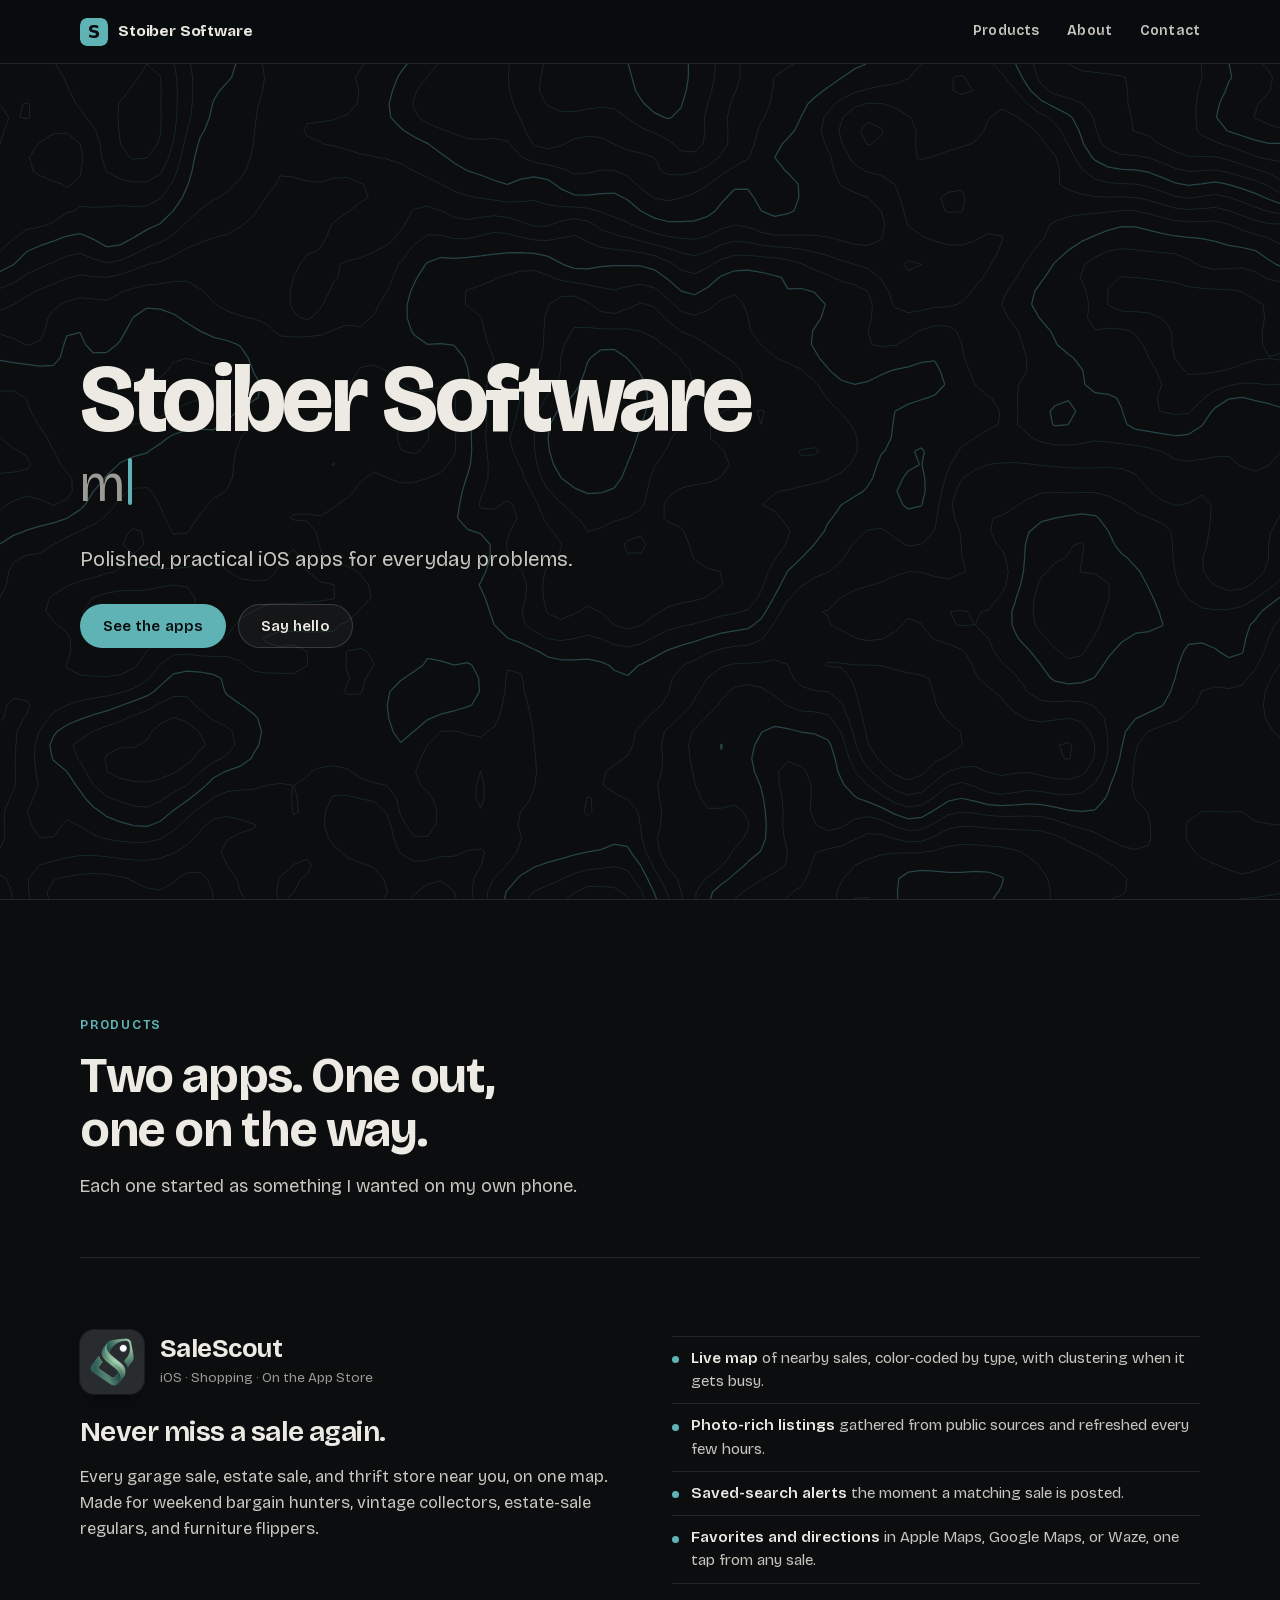
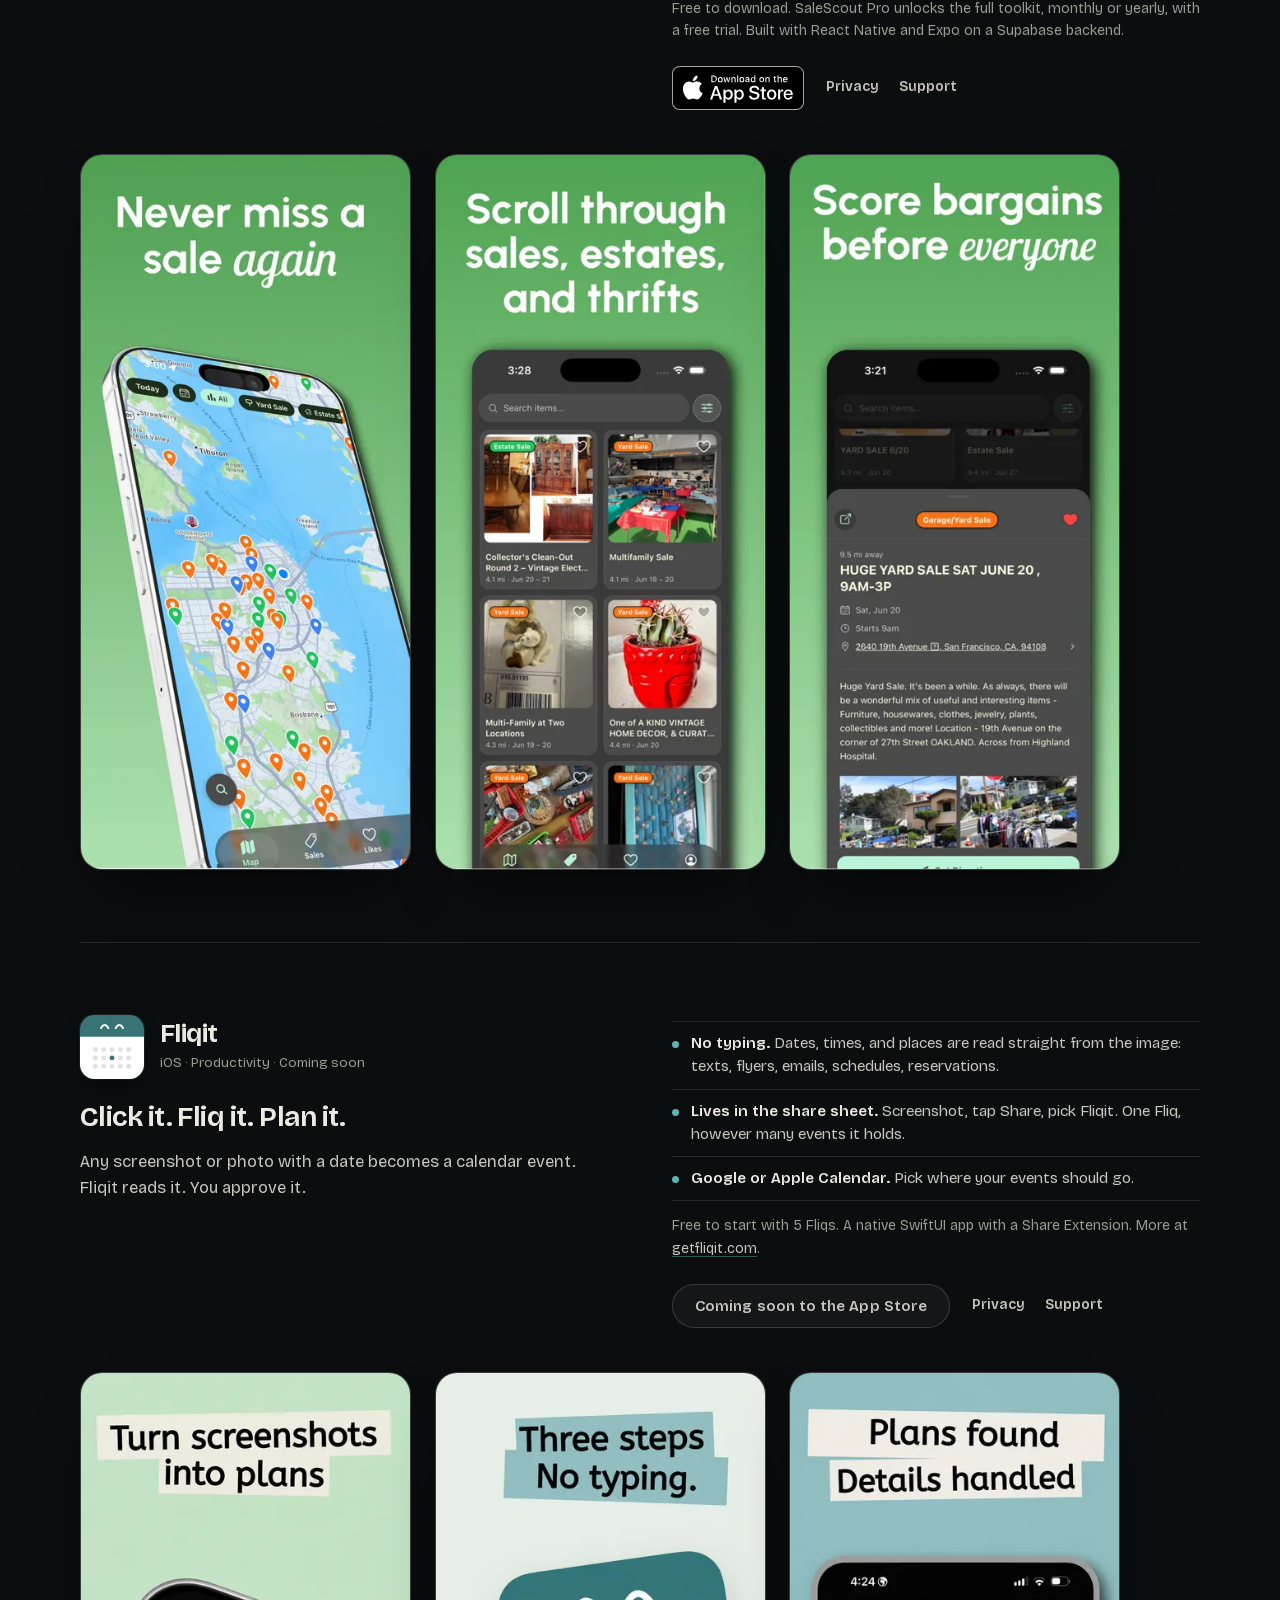
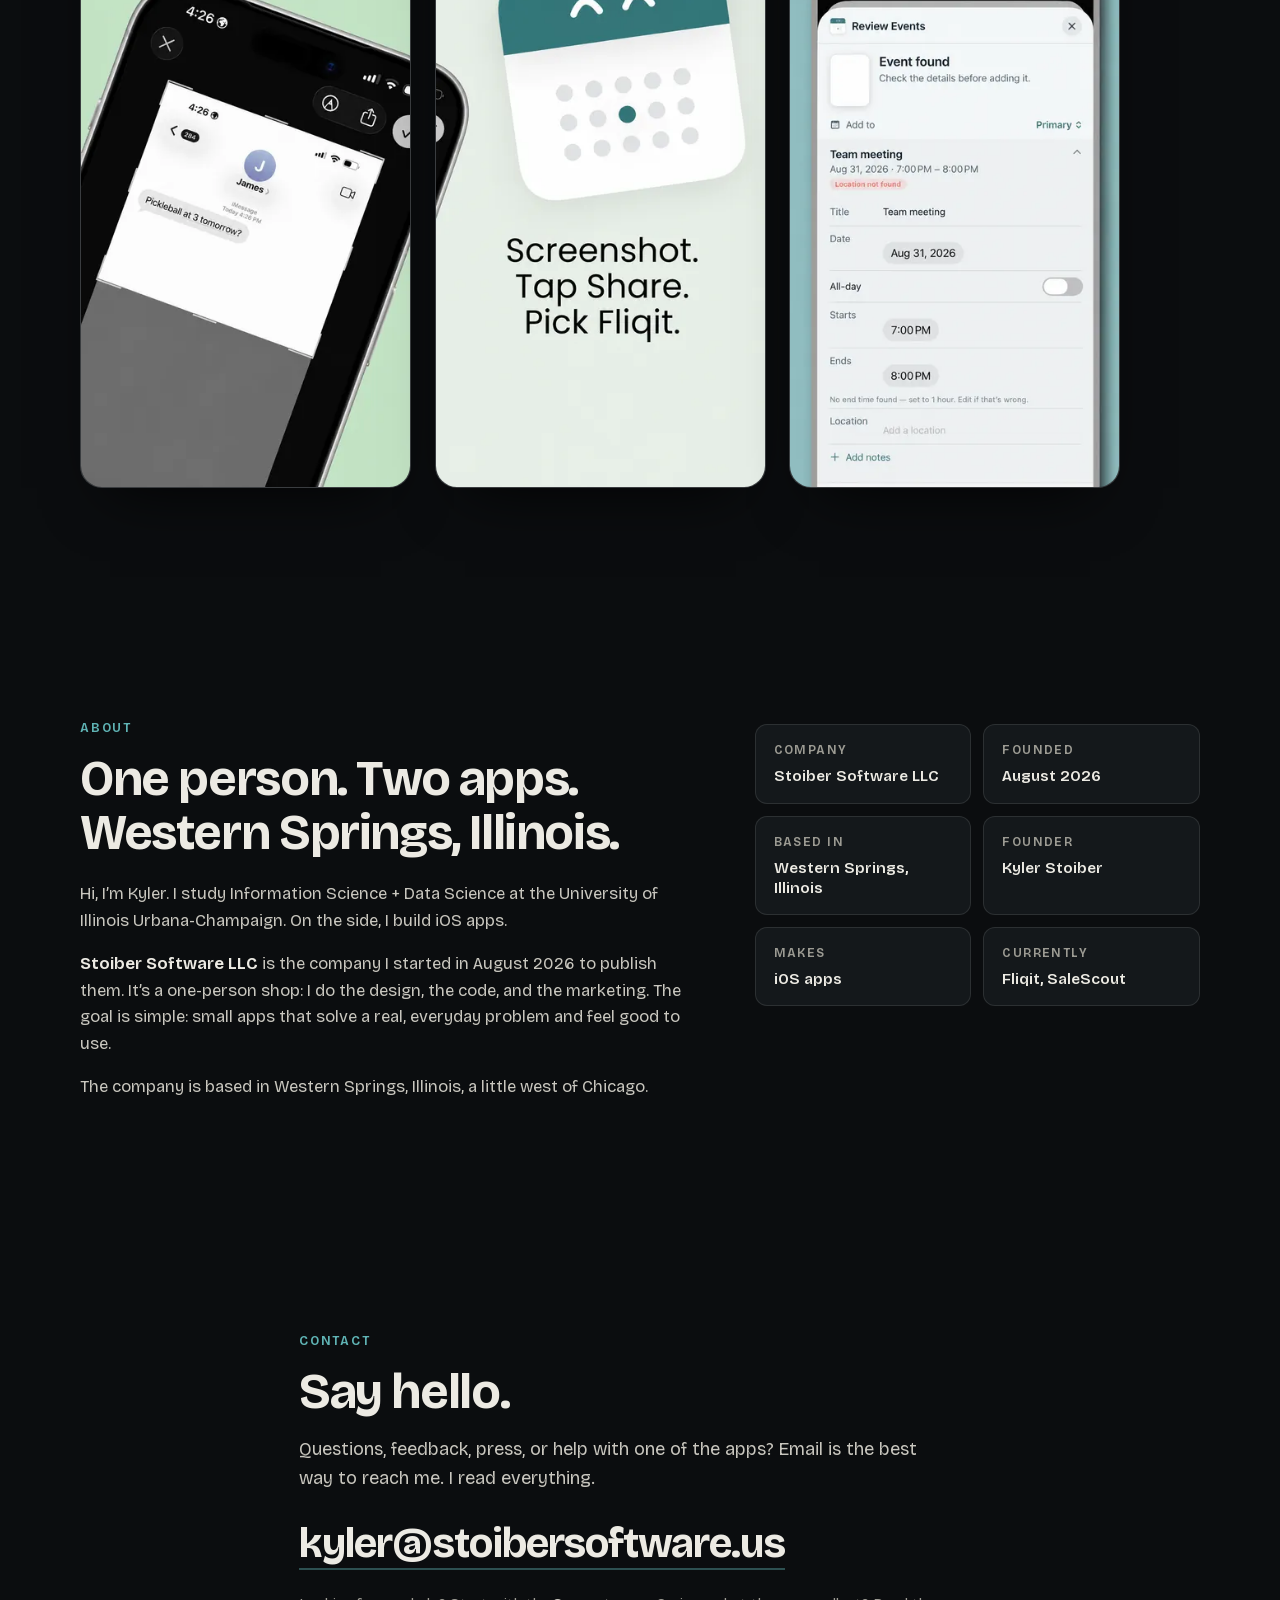
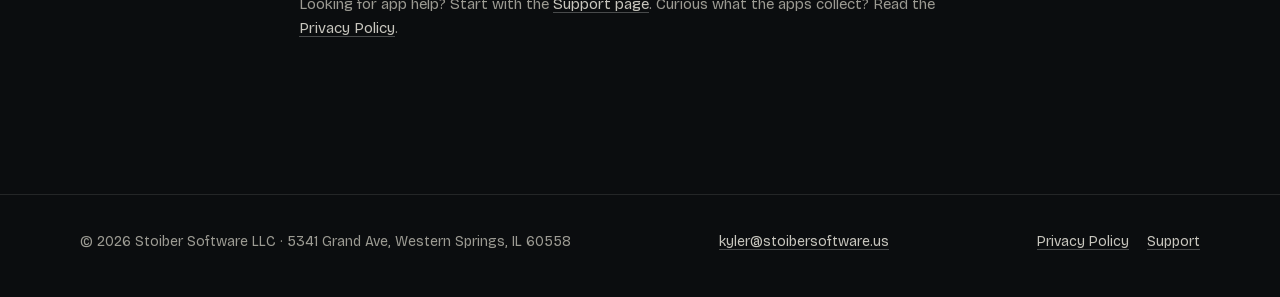
<file: index.html>
<!DOCTYPE html>
<html lang="en">
<head>
  <meta charset="utf-8">
  <meta name="viewport" content="width=device-width, initial-scale=1">
  <title>Stoiber Software LLC · iOS apps from Western Springs, Illinois</title>
  <meta name="description" content="Stoiber Software LLC is an independent iOS app studio in Western Springs, Illinois. Maker of Fliqit and SaleScout.">
  <meta name="theme-color" content="#0B0D0F">
  <meta name="color-scheme" content="dark">
  <link rel="canonical" href="https://stoibersoftware.us/">
  <meta property="og:type" content="website">
  <meta property="og:site_name" content="Stoiber Software LLC">
  <meta property="og:title" content="Stoiber Software LLC">
  <meta property="og:description" content="Polished, practical iOS apps for everyday problems. Maker of Fliqit and SaleScout.">
  <meta property="og:url" content="https://stoibersoftware.us/">
  <meta name="twitter:card" content="summary">
  <link rel="icon" href="favicon.svg" type="image/svg+xml">
  <link rel="preload" href="assets/bricolage-grotesque-latin.woff2" as="font" type="font/woff2" crossorigin>
  <link rel="stylesheet" href="styles.css">
  <script>document.documentElement.classList.add('js')</script>
  <script src="script.js" defer></script>
</head>
<body>
  <a class="skip-link" href="#main">Skip to content</a>
  <div class="progress" aria-hidden="true"></div>

  <header class="site-header">
    <div class="container site-header__inner">
      <a class="brand" href="#top">
        <svg class="brand__mark" viewBox="0 0 64 64" width="28" height="28" aria-hidden="true" focusable="false">
          <rect width="64" height="64" rx="15" fill="#5FB3B4"/>
          <text x="32" y="46" text-anchor="middle" font-weight="800" font-size="40" fill="#0B0D0F">S</text>
        </svg>
        <span class="brand__name">Stoiber Software</span>
      </a>
      <nav class="site-nav" aria-label="Primary">
        <ul>
          <li><a href="#products">Products</a></li>
          <li><a href="#about">About</a></li>
          <li><a href="#contact">Contact</a></li>
        </ul>
      </nav>
    </div>
  </header>

  <main id="main">

    <!-- ============ HERO ============ -->
    <section class="hero" id="top" aria-labelledby="hero-title">
      <div class="container hero__inner">
        <h1 class="hero-title" id="hero-title"><span class="hero-title__text">Stoiber Software</span><span class="caret" aria-hidden="true"></span></h1>
        <p class="hero-cycle" aria-hidden="true"><span class="hero-cycle__text">mobile iOS apps.</span><span class="caret"></span></p>
        <p class="hero-tagline">Polished, practical iOS apps for everyday problems.</p>
        <div class="hero-actions">
          <a class="btn btn-primary" href="#products">See the apps</a>
          <a class="btn btn-ghost" href="#contact">Say hello</a>
        </div>
      </div>
    </section>

    <!-- ============ PRODUCTS ============ -->
    <section class="section" id="products" aria-labelledby="products-title">
      <div class="container">
        <div class="section-head reveal">
          <p class="eyebrow">Products</p>
          <h2 id="products-title">Two apps. One out, one on the way.</h2>
          <p class="lede">Each one started as something I wanted on my own phone.</p>
        </div>

        <!-- SaleScout -->
        <article class="showcase reveal" id="salescout" aria-labelledby="salescout-title">
          <div class="showcase__text">
            <div class="showcase__intro">
            <div class="showcase__head">
              <div class="app-icon"><img src="assets/salescout-icon.webp" alt="" width="64" height="64"></div>
              <div>
                <h3 class="showcase__title" id="salescout-title">SaleScout</h3>
                <p class="card-meta">iOS · Shopping · On the App&nbsp;Store</p>
              </div>
            </div>
            <p class="showcase__tagline">Never miss a sale again.</p>
            <p class="showcase__desc">Every garage sale, estate sale, and thrift store near you, on one map. Made for weekend bargain hunters, vintage collectors, estate-sale regulars, and furniture flippers.</p>
            </div>
            <div class="showcase__details">
            <ul class="feature-list">
              <li><span><strong>Live map</strong> of nearby sales, color-coded by type, with clustering when it gets busy.</span></li>
              <li><span><strong>Photo-rich listings</strong> gathered from public sources and refreshed every few hours.</span></li>
              <li><span><strong>Saved-search alerts</strong> the moment a matching sale is posted.</span></li>
              <li><span><strong>Favorites and directions</strong> in Apple Maps, Google Maps, or Waze, one tap from any sale.</span></li>
            </ul>
            <p class="card-note">Free to download. SaleScout Pro unlocks the full toolkit, monthly or yearly, with a free trial. Built with React&nbsp;Native and Expo on a Supabase backend.</p>
            <div class="showcase__actions">
              <a class="store-badge" href="https://apps.apple.com/us/app/salescout-find-yard-sales/id6782672334"><img src="assets/app-store-badge.svg" alt="Download SaleScout on the App Store" width="120" height="40"></a>
              <span class="card-links">
                <a class="text-link" href="privacy.html#salescout">Privacy</a>
                <a class="text-link" href="support.html#salescout">Support</a>
              </span>
            </div>
            </div>
          </div>
          <div class="showcase__shots" data-stagger>
            <div class="shot-wrap reveal"><figure class="shot" data-tilt><span class="card-glow" aria-hidden="true"></span><img src="assets/salescout-1.webp" srcset="assets/salescout-1-400.webp 400w, assets/salescout-1.webp 560w, assets/salescout-1-800.webp 800w" sizes="(min-width: 900px) 340px, 76vw" width="560" height="1212" loading="lazy" decoding="async" alt="SaleScout map screen: dozens of color-coded sale pins across a city, under the headline “Never miss a sale again.”"></figure></div>
            <div class="shot-wrap reveal"><figure class="shot" data-tilt><span class="card-glow" aria-hidden="true"></span><img src="assets/salescout-2.webp" srcset="assets/salescout-2-400.webp 400w, assets/salescout-2.webp 560w, assets/salescout-2-800.webp 800w" sizes="(min-width: 900px) 340px, 76vw" width="560" height="1212" loading="lazy" decoding="async" alt="SaleScout sales list: a photo grid of estate sales and yard sales with distance and dates."></figure></div>
            <div class="shot-wrap reveal"><figure class="shot" data-tilt><span class="card-glow" aria-hidden="true"></span><img src="assets/salescout-3.webp" srcset="assets/salescout-3-400.webp 400w, assets/salescout-3.webp 560w, assets/salescout-3-800.webp 800w" sizes="(min-width: 900px) 340px, 76vw" width="560" height="1212" loading="lazy" decoding="async" alt="SaleScout sale detail: a huge yard sale listing with date, time, address, description, and photos."></figure></div>
          </div>
        </article>

        <!-- Fliqit -->
        <article class="showcase reveal" id="fliqit" aria-labelledby="fliqit-title">
          <div class="showcase__text">
            <div class="showcase__intro">
            <div class="showcase__head">
              <div class="app-icon"><img src="assets/fliqit-icon.webp" alt="" width="64" height="64"></div>
              <div>
                <h3 class="showcase__title" id="fliqit-title">Fliqit</h3>
                <p class="card-meta">iOS · Productivity · Coming soon</p>
              </div>
            </div>
            <p class="showcase__tagline">Click it. Fliq it. Plan it.</p>
            <p class="showcase__desc">Any screenshot or photo with a date becomes a calendar event. Fliqit reads it. You approve it.</p>
            </div>
            <div class="showcase__details">
            <ul class="feature-list">
              <li><span><strong>No typing.</strong> Dates, times, and places are read straight from the image: texts, flyers, emails, schedules, reservations.</span></li>
              <li><span><strong>Lives in the share sheet.</strong> Screenshot, tap Share, pick Fliqit. One Fliq, however many events it holds.</span></li>
              <li><span><strong>Google or Apple Calendar.</strong> Pick where your events should go.</span></li>
            </ul>
            <p class="card-note">Free to start with 5 Fliqs. A native SwiftUI app with a Share Extension. More at <a href="https://getfliqit.com">getfliqit.com</a>.</p>
            <div class="showcase__actions">
              <span class="btn btn-ghost btn--pending">Coming soon to the App&nbsp;Store</span>
              <span class="card-links">
                <a class="text-link" href="https://getfliqit.com/privacy.html">Privacy</a>
                <a class="text-link" href="https://getfliqit.com/support.html">Support</a>
              </span>
            </div>
            </div>
          </div>
          <div class="showcase__shots" data-stagger>
            <div class="shot-wrap reveal"><figure class="shot" data-tilt><span class="card-glow" aria-hidden="true"></span><img src="assets/fliqit-1.webp" srcset="assets/fliqit-1-400.webp 400w, assets/fliqit-1.webp 560w, assets/fliqit-1-800.webp 800w" sizes="(min-width: 900px) 340px, 76vw" width="560" height="1212" loading="lazy" decoding="async" alt="Fliqit App Store screenshot: an iPhone showing a text that says “Pickleball at 3 tomorrow?” under the headline “Turn screenshots into plans.”"></figure></div>
            <div class="shot-wrap reveal"><figure class="shot" data-tilt><span class="card-glow" aria-hidden="true"></span><img src="assets/fliqit-2.webp" srcset="assets/fliqit-2-400.webp 400w, assets/fliqit-2.webp 560w, assets/fliqit-2-800.webp 800w" sizes="(min-width: 900px) 340px, 76vw" width="560" height="1212" loading="lazy" decoding="async" alt="Fliqit App Store screenshot: the Fliqit calendar mascot under the headline “Three steps. No typing.” and the words Screenshot. Tap Share. Pick Fliqit."></figure></div>
            <div class="shot-wrap reveal"><figure class="shot" data-tilt><span class="card-glow" aria-hidden="true"></span><img src="assets/fliqit-3.webp" srcset="assets/fliqit-3-400.webp 400w, assets/fliqit-3.webp 560w, assets/fliqit-3-800.webp 800w" sizes="(min-width: 900px) 340px, 76vw" width="560" height="1212" loading="lazy" decoding="async" alt="Fliqit App Store screenshot: the Review Events sheet with title, date, start and end time filled in, under the headline “Plans found. Details handled.”"></figure></div>
          </div>
        </article>
      </div>
    </section>

    <!-- ============ ABOUT ============ -->
    <section class="section section--about" id="about" aria-labelledby="about-title">
      <div class="container about">
        <div class="about__text reveal">
          <p class="eyebrow">About</p>
          <h2 id="about-title">One person. Two apps. Western&nbsp;Springs, Illinois.</h2>
          <div class="prose">
            <p>Hi, I’m Kyler. I study Information Science + Data Science at the University of Illinois Urbana-Champaign. On the side, I build iOS apps.</p>
            <p><strong>Stoiber Software LLC</strong> is the company I started in August 2026 to publish them. It’s a one-person shop: I do the design, the code, and the marketing. The goal is simple: small apps that solve a real, everyday problem and feel good to use.</p>
            <p>The company is based in Western Springs, Illinois, a little west of Chicago.</p>
          </div>
        </div>
        <dl class="facts reveal">
          <div class="facts__item"><dt>Company</dt><dd>Stoiber Software LLC</dd></div>
          <div class="facts__item"><dt>Founded</dt><dd>August 2026</dd></div>
          <div class="facts__item"><dt>Based in</dt><dd>Western Springs, Illinois</dd></div>
          <div class="facts__item"><dt>Founder</dt><dd>Kyler Stoiber</dd></div>
          <div class="facts__item"><dt>Makes</dt><dd>iOS apps</dd></div>
          <div class="facts__item"><dt>Currently</dt><dd>Fliqit, SaleScout</dd></div>
        </dl>
      </div>
    </section>

    <!-- ============ CONTACT ============ -->
    <section class="section section--contact" id="contact" aria-labelledby="contact-title">
      <div class="container contact reveal">
        <p class="eyebrow">Contact</p>
        <h2 id="contact-title">Say hello.</h2>
        <p class="lede">Questions, feedback, press, or help with one of the apps? Email is the best way to reach me. I read everything.</p>
        <a class="contact__email" href="mailto:kyler@stoibersoftware.us">kyler@stoibersoftware.us</a>
        <p class="contact__links">Looking for app help? Start with the <a href="support.html">Support page</a>. Curious what the apps collect? Read the <a href="privacy.html">Privacy Policy</a>.</p>
      </div>
    </section>

  </main>

  <footer class="site-footer">
    <div class="container site-footer__inner">
      <p class="site-footer__legal">© 2026 Stoiber Software LLC · 5341 Grand Ave, Western Springs, IL&nbsp;60558</p>
      <p class="site-footer__contact"><a href="mailto:kyler@stoibersoftware.us">kyler@stoibersoftware.us</a></p>
      <nav class="site-footer__nav" aria-label="Legal">
        <a href="privacy.html">Privacy Policy</a>
        <a href="support.html">Support</a>
      </nav>
    </div>
  </footer>
</body>
</html>
</file>
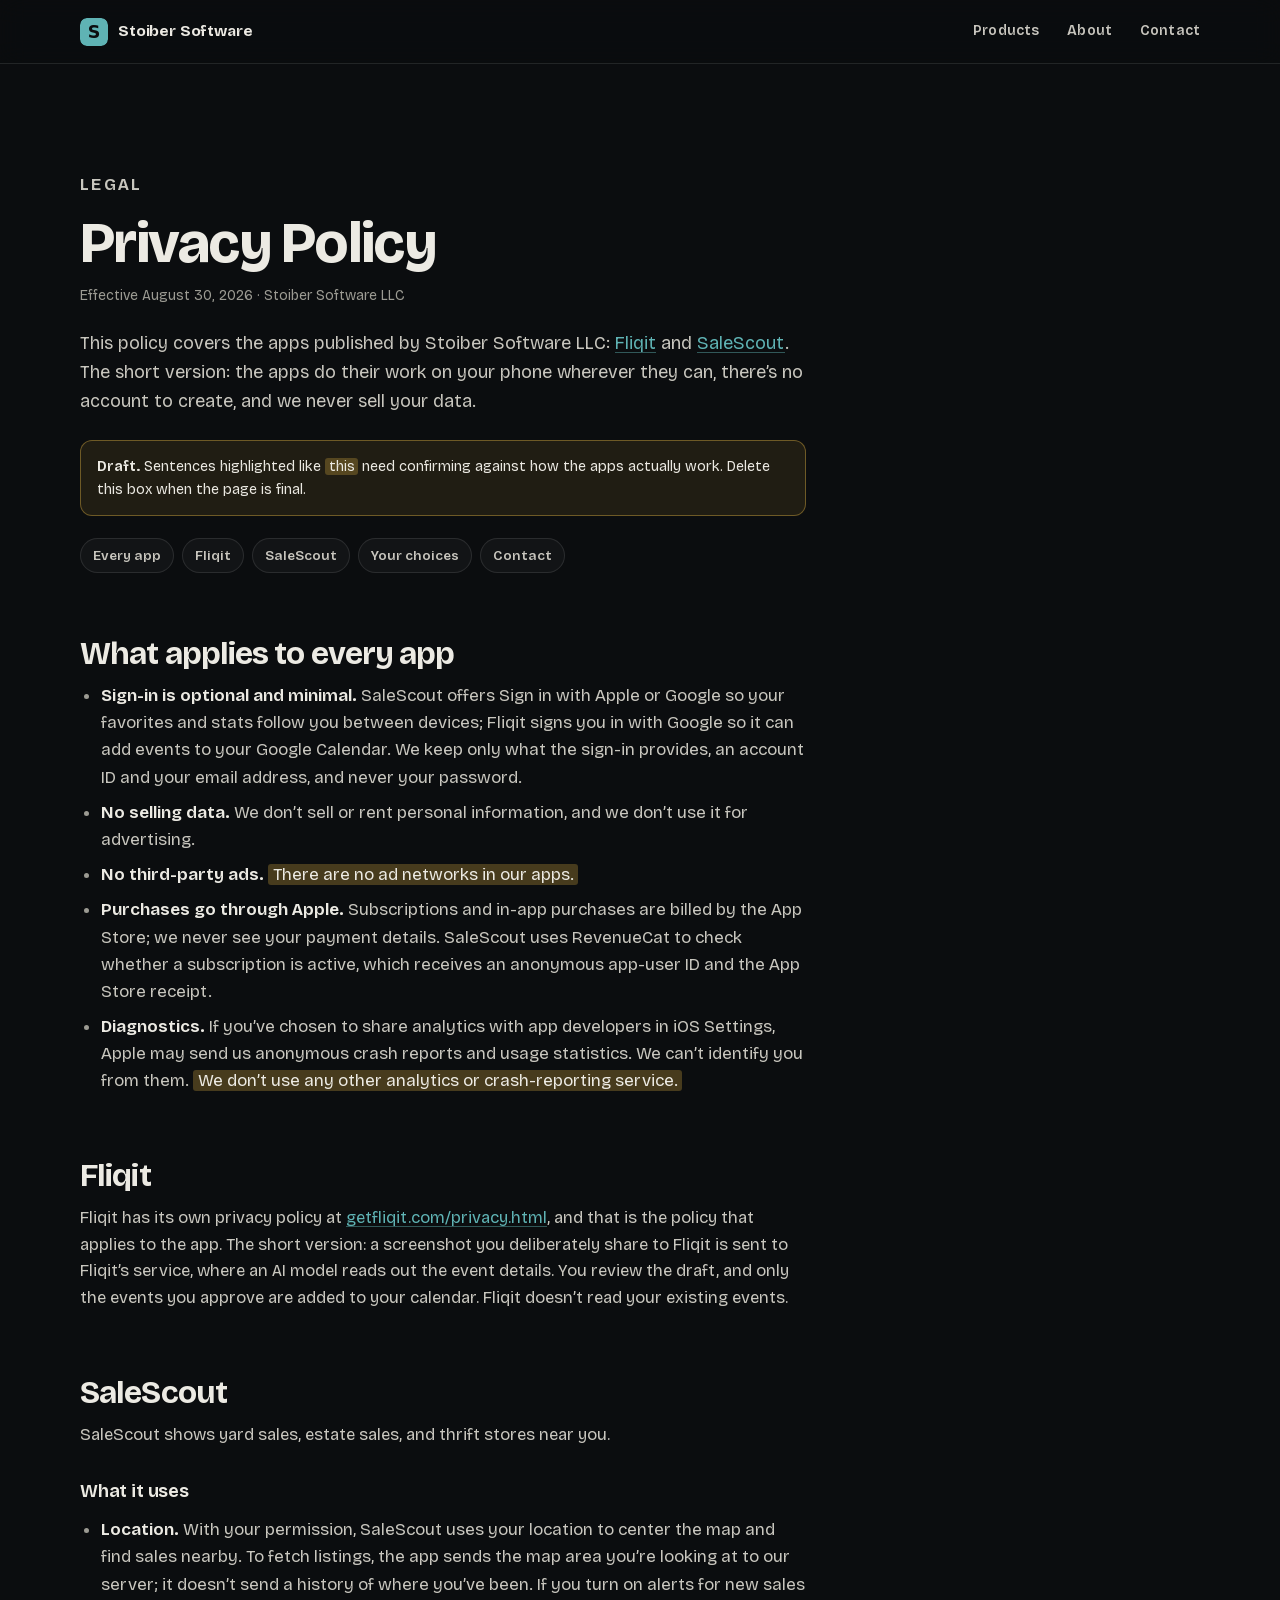
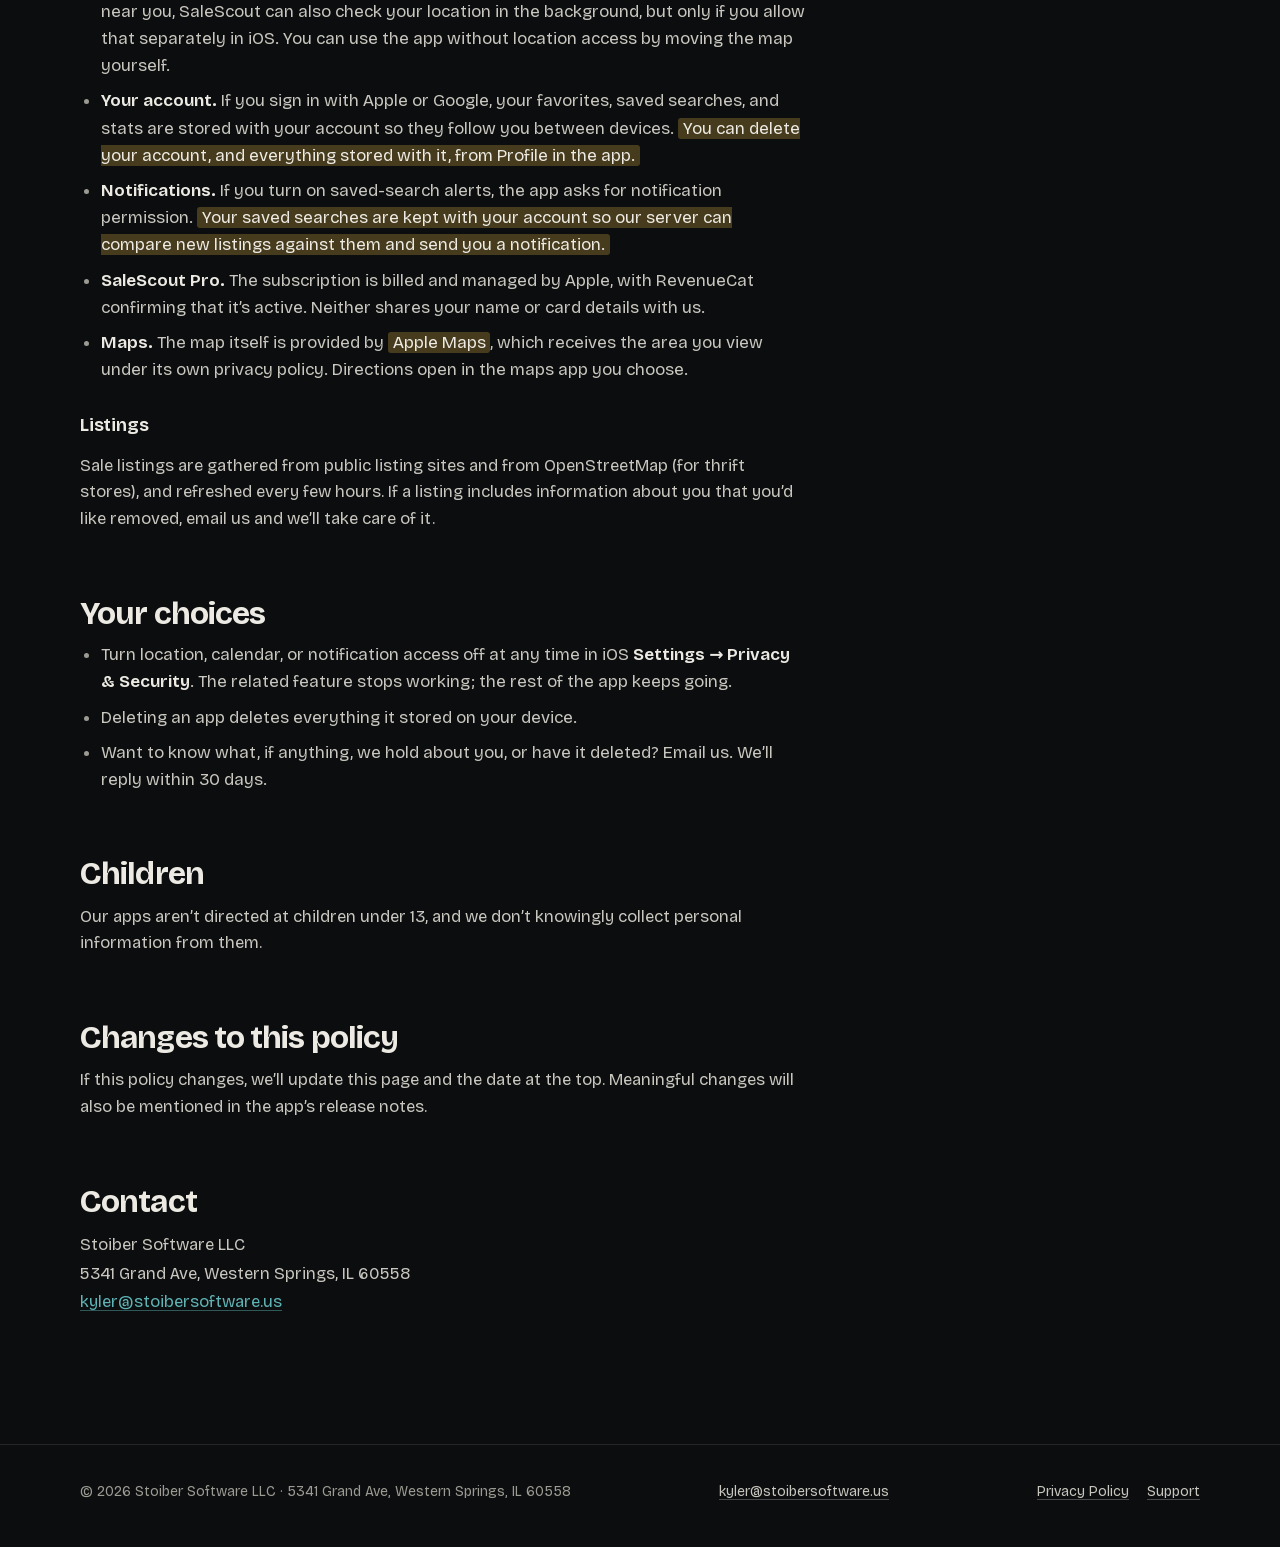
<file: privacy.html>
<!DOCTYPE html>
<html lang="en">
<head>
  <meta charset="utf-8">
  <meta name="viewport" content="width=device-width, initial-scale=1">
  <title>Privacy Policy · Stoiber Software LLC</title>
  <meta name="description" content="Privacy policy for Fliqit and SaleScout, the iOS apps made by Stoiber Software LLC.">
  <meta name="theme-color" content="#0B0D0F">
  <meta name="color-scheme" content="dark">
  <link rel="canonical" href="https://stoibersoftware.us/privacy.html">
  <meta property="og:type" content="website">
  <meta property="og:site_name" content="Stoiber Software LLC">
  <meta property="og:title" content="Privacy Policy · Stoiber Software LLC">
  <meta property="og:description" content="What Fliqit and SaleScout collect, and what they don’t.">
  <meta property="og:url" content="https://stoibersoftware.us/privacy.html">
  <link rel="icon" href="favicon.svg" type="image/svg+xml">
  <link rel="preload" href="assets/bricolage-grotesque-latin.woff2" as="font" type="font/woff2" crossorigin>
  <link rel="stylesheet" href="styles.css">
  <script>document.documentElement.classList.add('js')</script>
  <script src="script.js" defer></script>
</head>
<body>
  <a class="skip-link" href="#main">Skip to content</a>
  <div class="progress" aria-hidden="true"></div>

  <header class="site-header">
    <div class="container site-header__inner">
      <a class="brand" href="index.html">
        <svg class="brand__mark" viewBox="0 0 64 64" width="28" height="28" aria-hidden="true" focusable="false">
          <rect width="64" height="64" rx="15" fill="#5FB3B4"/>
          <text x="32" y="46" text-anchor="middle" font-weight="800" font-size="40" fill="#0B0D0F">S</text>
        </svg>
        <span class="brand__name">Stoiber Software</span>
      </a>
      <nav class="site-nav" aria-label="Primary">
        <ul>
          <li><a href="index.html#products">Products</a></li>
          <li><a href="index.html#about">About</a></li>
          <li><a href="index.html#contact">Contact</a></li>
        </ul>
      </nav>
    </div>
  </header>

  <main id="main" class="page">
    <div class="container">
      <div class="prose">
        <p class="eyebrow">Legal</p>
        <h1>Privacy Policy</h1>
        <p class="updated">Effective August 30, 2026 · Stoiber Software LLC</p>
        <p class="intro">This policy covers the apps published by Stoiber Software LLC: <a href="#fliqit">Fliqit</a> and <a href="#salescout">SaleScout</a>. The short version: the apps do their work on your phone wherever they can, there’s no account to create, and we never sell your data.</p>

        <div class="draft-note"><strong>Draft.</strong> Sentences highlighted like <mark>this</mark> need confirming against how the apps actually work. Delete this box when the page is final.</div>

        <nav class="page-nav" aria-label="On this page">
          <a href="#general">Every app</a>
          <a href="#fliqit">Fliqit</a>
          <a href="#salescout">SaleScout</a>
          <a href="#choices">Your choices</a>
          <a href="#contact">Contact</a>
        </nav>

        <h2 id="general">What applies to every app</h2>
        <ul>
          <li><strong>Sign-in is optional and minimal.</strong> SaleScout offers Sign in with Apple or Google so your favorites and stats follow you between devices; Fliqit signs you in with Google so it can add events to your Google Calendar. We keep only what the sign-in provides, an account ID and your email address, and never your password.</li>
          <li><strong>No selling data.</strong> We don’t sell or rent personal information, and we don’t use it for advertising.</li>
          <li><strong>No third-party ads.</strong> <mark>There are no ad networks in our apps.</mark></li>
          <li><strong>Purchases go through Apple.</strong> Subscriptions and in-app purchases are billed by the App Store; we never see your payment details. SaleScout uses RevenueCat to check whether a subscription is active, which receives an anonymous app-user ID and the App Store receipt.</li>
          <li><strong>Diagnostics.</strong> If you’ve chosen to share analytics with app developers in iOS Settings, Apple may send us anonymous crash reports and usage statistics. We can’t identify you from them. <mark>We don’t use any other analytics or crash-reporting service.</mark></li>
        </ul>

        <h2 id="fliqit">Fliqit</h2>
        <p>Fliqit has its own privacy policy at <a href="https://getfliqit.com/privacy.html">getfliqit.com/privacy.html</a>, and that is the policy that applies to the app. The short version: a screenshot you deliberately share to Fliqit is sent to Fliqit’s service, where an AI model reads out the event details. You review the draft, and only the events you approve are added to your calendar. Fliqit doesn’t read your existing events.</p>

        <h2 id="salescout">SaleScout</h2>
        <p>SaleScout shows yard sales, estate sales, and thrift stores near you.</p>
        <h3>What it uses</h3>
        <ul>
          <li><strong>Location.</strong> With your permission, SaleScout uses your location to center the map and find sales nearby. To fetch listings, the app sends the map area you’re looking at to our server; it doesn’t send a history of where you’ve been. If you turn on alerts for new sales near you, SaleScout can also check your location in the background, but only if you allow that separately in iOS. You can use the app without location access by moving the map yourself.</li>
          <li><strong>Your account.</strong> If you sign in with Apple or Google, your favorites, saved searches, and stats are stored with your account so they follow you between devices. <mark>You can delete your account, and everything stored with it, from Profile in the app.</mark></li>
          <li><strong>Notifications.</strong> If you turn on saved-search alerts, the app asks for notification permission. <mark>Your saved searches are kept with your account so our server can compare new listings against them and send you a notification.</mark></li>
          <li><strong>SaleScout Pro.</strong> The subscription is billed and managed by Apple, with RevenueCat confirming that it’s active. Neither shares your name or card details with us.</li>
          <li><strong>Maps.</strong> The map itself is provided by <mark>Apple Maps</mark>, which receives the area you view under its own privacy policy. Directions open in the maps app you choose.</li>
        </ul>
        <h3>Listings</h3>
        <p>Sale listings are gathered from public listing sites and from OpenStreetMap (for thrift stores), and refreshed every few hours. If a listing includes information about you that you’d like removed, email us and we’ll take care of it.</p>

        <h2 id="choices">Your choices</h2>
        <ul>
          <li>Turn location, calendar, or notification access off at any time in iOS <strong>Settings → Privacy &amp; Security</strong>. The related feature stops working; the rest of the app keeps going.</li>
          <li>Deleting an app deletes everything it stored on your device.</li>
          <li>Want to know what, if anything, we hold about you, or have it deleted? Email us. We’ll reply within 30 days.</li>
        </ul>

        <h2 id="children">Children</h2>
        <p>Our apps aren’t directed at children under 13, and we don’t knowingly collect personal information from them.</p>

        <h2 id="changes">Changes to this policy</h2>
        <p>If this policy changes, we’ll update this page and the date at the top. Meaningful changes will also be mentioned in the app’s release notes.</p>

        <h2 id="contact">Contact</h2>
        <p class="contact-block">Stoiber Software LLC<br>5341 Grand Ave, Western Springs, IL&nbsp;60558<br><a href="mailto:kyler@stoibersoftware.us">kyler@stoibersoftware.us</a></p>
      </div>
    </div>
  </main>

  <footer class="site-footer">
    <div class="container site-footer__inner">
      <p class="site-footer__legal">© 2026 Stoiber Software LLC · 5341 Grand Ave, Western Springs, IL&nbsp;60558</p>
      <p class="site-footer__contact"><a href="mailto:kyler@stoibersoftware.us">kyler@stoibersoftware.us</a></p>
      <nav class="site-footer__nav" aria-label="Legal">
        <a href="privacy.html" aria-current="page">Privacy Policy</a>
        <a href="support.html">Support</a>
      </nav>
    </div>
  </footer>
</body>
</html>
</file>
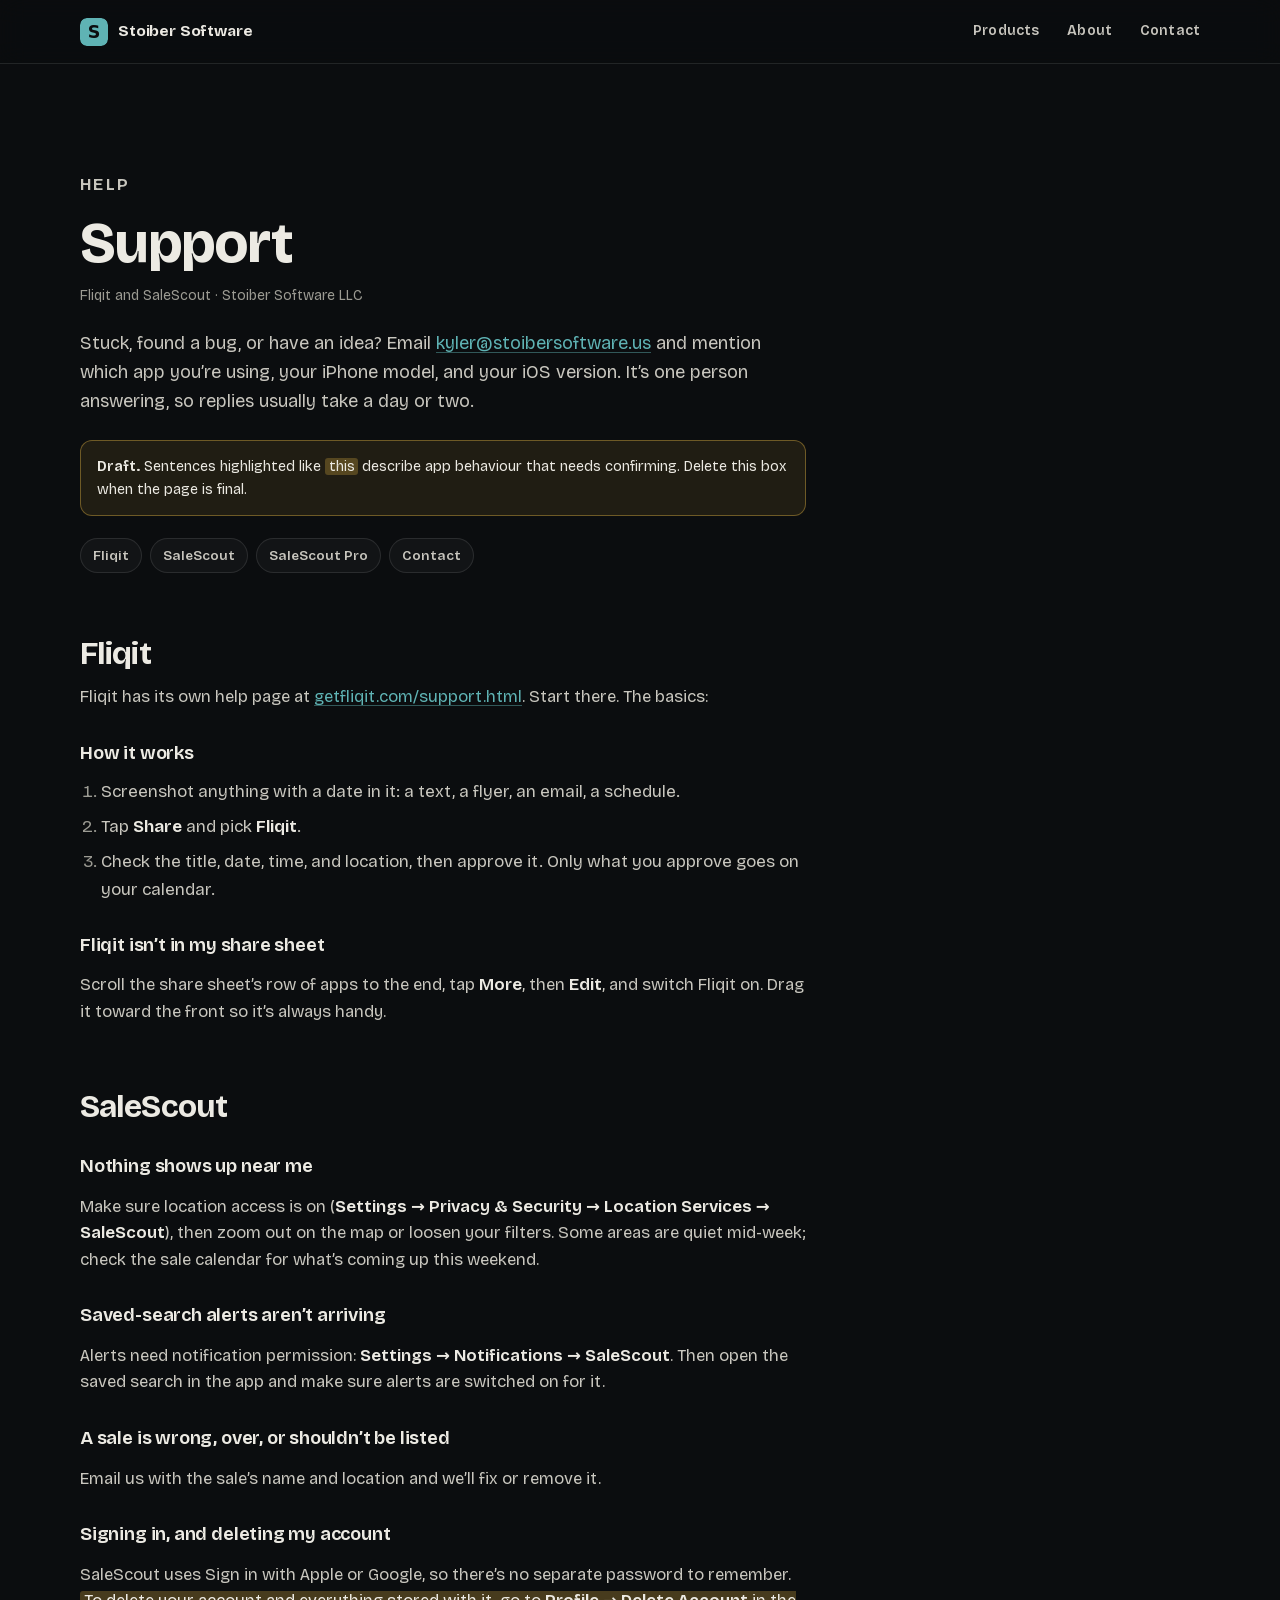
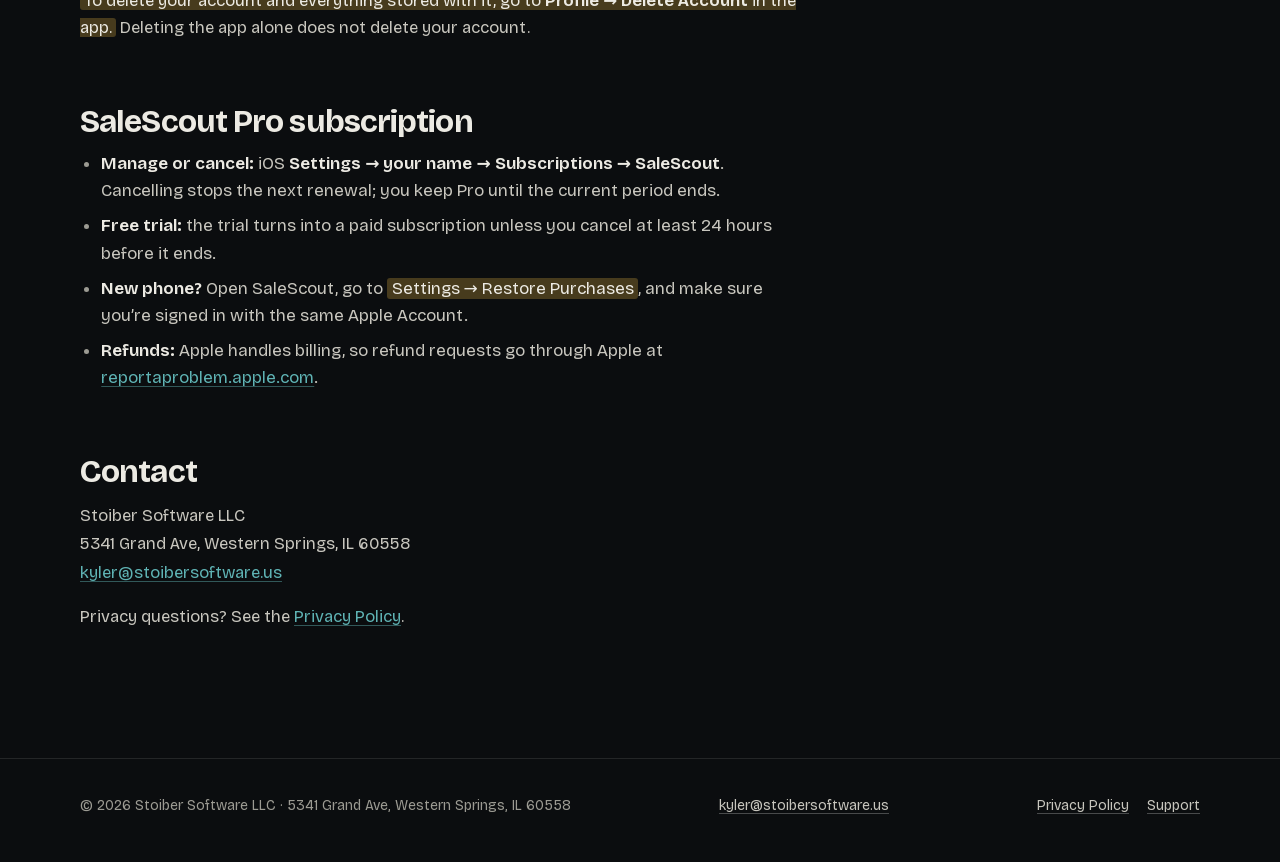
<file: support.html>
<!DOCTYPE html>
<html lang="en">
<head>
  <meta charset="utf-8">
  <meta name="viewport" content="width=device-width, initial-scale=1">
  <title>Support · Stoiber Software LLC</title>
  <meta name="description" content="Help for Fliqit and SaleScout, the iOS apps made by Stoiber Software LLC.">
  <meta name="theme-color" content="#0B0D0F">
  <meta name="color-scheme" content="dark">
  <link rel="canonical" href="https://stoibersoftware.us/support.html">
  <meta property="og:type" content="website">
  <meta property="og:site_name" content="Stoiber Software LLC">
  <meta property="og:title" content="Support · Stoiber Software LLC">
  <meta property="og:description" content="Help for Fliqit and SaleScout.">
  <meta property="og:url" content="https://stoibersoftware.us/support.html">
  <link rel="icon" href="favicon.svg" type="image/svg+xml">
  <link rel="preload" href="assets/bricolage-grotesque-latin.woff2" as="font" type="font/woff2" crossorigin>
  <link rel="stylesheet" href="styles.css">
  <script>document.documentElement.classList.add('js')</script>
  <script src="script.js" defer></script>
</head>
<body>
  <a class="skip-link" href="#main">Skip to content</a>
  <div class="progress" aria-hidden="true"></div>

  <header class="site-header">
    <div class="container site-header__inner">
      <a class="brand" href="index.html">
        <svg class="brand__mark" viewBox="0 0 64 64" width="28" height="28" aria-hidden="true" focusable="false">
          <rect width="64" height="64" rx="15" fill="#5FB3B4"/>
          <text x="32" y="46" text-anchor="middle" font-weight="800" font-size="40" fill="#0B0D0F">S</text>
        </svg>
        <span class="brand__name">Stoiber Software</span>
      </a>
      <nav class="site-nav" aria-label="Primary">
        <ul>
          <li><a href="index.html#products">Products</a></li>
          <li><a href="index.html#about">About</a></li>
          <li><a href="index.html#contact">Contact</a></li>
        </ul>
      </nav>
    </div>
  </header>

  <main id="main" class="page">
    <div class="container">
      <div class="prose">
        <p class="eyebrow">Help</p>
        <h1>Support</h1>
        <p class="updated">Fliqit and SaleScout · Stoiber Software LLC</p>
        <p class="intro">Stuck, found a bug, or have an idea? Email <a href="mailto:kyler@stoibersoftware.us">kyler@stoibersoftware.us</a> and mention which app you’re using, your iPhone model, and your iOS version. It’s one person answering, so replies usually take a day or two.</p>

        <div class="draft-note"><strong>Draft.</strong> Sentences highlighted like <mark>this</mark> describe app behaviour that needs confirming. Delete this box when the page is final.</div>

        <nav class="page-nav" aria-label="On this page">
          <a href="#fliqit">Fliqit</a>
          <a href="#salescout">SaleScout</a>
          <a href="#pro">SaleScout Pro</a>
          <a href="#contact">Contact</a>
        </nav>

        <h2 id="fliqit">Fliqit</h2>
        <p>Fliqit has its own help page at <a href="https://getfliqit.com/support.html">getfliqit.com/support.html</a>. Start there. The basics:</p>
        <h3>How it works</h3>
        <ol>
          <li>Screenshot anything with a date in it: a text, a flyer, an email, a schedule.</li>
          <li>Tap <strong>Share</strong> and pick <strong>Fliqit</strong>.</li>
          <li>Check the title, date, time, and location, then approve it. Only what you approve goes on your calendar.</li>
        </ol>
        <h3>Fliqit isn’t in my share sheet</h3>
        <p>Scroll the share sheet’s row of apps to the end, tap <strong>More</strong>, then <strong>Edit</strong>, and switch Fliqit on. Drag it toward the front so it’s always handy.</p>

        <h2 id="salescout">SaleScout</h2>
        <h3>Nothing shows up near me</h3>
        <p>Make sure location access is on (<strong>Settings → Privacy &amp; Security → Location Services → SaleScout</strong>), then zoom out on the map or loosen your filters. Some areas are quiet mid-week; check the sale calendar for what’s coming up this weekend.</p>
        <h3>Saved-search alerts aren’t arriving</h3>
        <p>Alerts need notification permission: <strong>Settings → Notifications → SaleScout</strong>. Then open the saved search in the app and make sure alerts are switched on for it.</p>
        <h3>A sale is wrong, over, or shouldn’t be listed</h3>
        <p>Email us with the sale’s name and location and we’ll fix or remove it.</p>
        <h3>Signing in, and deleting my account</h3>
        <p>SaleScout uses Sign in with Apple or Google, so there’s no separate password to remember. <mark>To delete your account and everything stored with it, go to <strong>Profile → Delete Account</strong> in the app.</mark> Deleting the app alone does not delete your account.</p>

        <h2 id="pro">SaleScout Pro subscription</h2>
        <ul>
          <li><strong>Manage or cancel:</strong> iOS <strong>Settings → your name → Subscriptions → SaleScout</strong>. Cancelling stops the next renewal; you keep Pro until the current period ends.</li>
          <li><strong>Free trial:</strong> the trial turns into a paid subscription unless you cancel at least 24 hours before it ends.</li>
          <li><strong>New phone?</strong> Open SaleScout, go to <mark>Settings → Restore Purchases</mark>, and make sure you’re signed in with the same Apple Account.</li>
          <li><strong>Refunds:</strong> Apple handles billing, so refund requests go through Apple at <a href="https://reportaproblem.apple.com">reportaproblem.apple.com</a>.</li>
        </ul>

        <h2 id="contact">Contact</h2>
        <p class="contact-block">Stoiber Software LLC<br>5341 Grand Ave, Western Springs, IL&nbsp;60558<br><a href="mailto:kyler@stoibersoftware.us">kyler@stoibersoftware.us</a></p>
        <p>Privacy questions? See the <a href="privacy.html">Privacy Policy</a>.</p>
      </div>
    </div>
  </main>

  <footer class="site-footer">
    <div class="container site-footer__inner">
      <p class="site-footer__legal">© 2026 Stoiber Software LLC · 5341 Grand Ave, Western Springs, IL&nbsp;60558</p>
      <p class="site-footer__contact"><a href="mailto:kyler@stoibersoftware.us">kyler@stoibersoftware.us</a></p>
      <nav class="site-footer__nav" aria-label="Legal">
        <a href="privacy.html">Privacy Policy</a>
        <a href="support.html" aria-current="page">Support</a>
      </nav>
    </div>
  </footer>
</body>
</html>
</file>
<file: styles.css>
/* ==========================================================================
   Stoiber Software LLC — styles.css
   Dark only. Motion uses transforms + opacity. Reduced motion honoured.
   ========================================================================== */

/* ---------- Font (self-hosted; Bricolage Grotesque, SIL Open Font License) ---------- */
@font-face {
  font-family: "Bricolage Grotesque";
  font-style: normal;
  font-weight: 300 800;
  font-display: swap;
  src: url("assets/bricolage-grotesque-latin.woff2") format("woff2");
  unicode-range: U+0000-00FF, U+0131, U+0152-0153, U+02BB-02BC, U+02C6, U+02DA, U+02DC, U+0304, U+0308, U+0329, U+2000-206F, U+20AC, U+2122, U+2191, U+2193, U+2212, U+2215, U+FEFF, U+FFFD;
}

/* ---------- Tokens ---------- */
:root {
  --bg: #0B0D0F;
  --surface: #14181B;
  --surface-2: #1B2024;
  --text: #ECEAE3;
  --text-soft: #C8C6BE;
  --muted: #9C9B93;
  --accent: #5FB3B4;
  --accent-bright: #7CC5C6;
  --accent-deep: #3E7B7C;
  --line: rgba(255, 255, 255, 0.10);
  --line-strong: rgba(255, 255, 255, 0.16);
  --radius: 20px;
  --radius-sm: 12px;
  --font: "Bricolage Grotesque", ui-sans-serif, system-ui, -apple-system, "Segoe UI", Roboto, Helvetica, Arial, sans-serif;
  --container: 1120px;
  --gutter: clamp(20px, 5vw, 48px);
  --header-h: 64px;
  --ease-out: cubic-bezier(0.22, 1, 0.36, 1);
  --ease-spring: cubic-bezier(0.34, 1.4, 0.64, 1);
}

/* ---------- Base ---------- */
*, *::before, *::after { box-sizing: border-box; }

html {
  color-scheme: dark;
  background: var(--bg);
  scroll-behavior: smooth;
  scroll-padding-top: calc(var(--header-h) + 20px);
  -webkit-text-size-adjust: 100%;
}

body {
  margin: 0;
  background: var(--bg);
  color: var(--text);
  font-family: var(--font);
  font-size: 17px;
  line-height: 1.6;
  font-optical-sizing: auto;
  -webkit-font-smoothing: antialiased;
  -moz-osx-font-smoothing: grayscale;
  text-rendering: optimizeLegibility;
  overflow-x: clip;
}

::selection { background: var(--accent); color: var(--bg); }

img, svg { display: block; max-width: 100%; }
h1, h2, h3, p, ul, ol, dl, dd { margin: 0; }
ul { padding: 0; list-style: none; }
strong { font-weight: 650; }
a { color: var(--accent); text-decoration: none; }
a:hover { color: var(--accent-bright); }

:focus-visible {
  outline: 2px solid var(--accent);
  outline-offset: 4px;
  border-radius: 6px;
}
:focus:not(:focus-visible) { outline: none; }

.sr-only {
  position: absolute; width: 1px; height: 1px; padding: 0; margin: -1px;
  overflow: hidden; clip: rect(0, 0, 0, 0); white-space: nowrap; border: 0;
}

.container {
  width: min(100% - 2 * var(--gutter), var(--container));
  margin-inline: auto;
}

.skip-link {
  position: absolute; left: 12px; top: 12px; z-index: 200;
  padding: 10px 14px; border-radius: 8px;
  background: var(--accent); color: var(--bg); font-weight: 700;
  transform: translateY(-300%);
  transition: transform 0.2s var(--ease-out);
}
.skip-link:focus { transform: none; outline-color: var(--text); }

/* ---------- Placeholder badge (auto-disappears once hrefs are real) ---------- */
a[href^="["]::after,
a[href^="mailto:["]::after {
  content: "placeholder";
  display: inline-block; margin-left: 0.6em; padding: 0.2em 0.55em;
  border-radius: 999px; background: #E3B341; color: #0B0D0F;
  font-size: 0.62em; font-weight: 700; letter-spacing: 0.08em; text-transform: uppercase;
  vertical-align: middle; line-height: 1.4;
}

/* ---------- Scroll progress ---------- */
.progress {
  position: fixed; top: 0; left: 0; z-index: 60;
  width: 100%; height: 2px; background: var(--accent);
  transform: scaleX(0); transform-origin: left center;
  pointer-events: none; display: none;
}
.js .progress { display: block; }

/* ---------- Header ---------- */
.site-header {
  position: sticky; top: 0; z-index: 50;
  height: var(--header-h);
  background: rgba(11, 13, 15, 0.72);
  -webkit-backdrop-filter: blur(14px) saturate(140%);
  backdrop-filter: blur(14px) saturate(140%);
  border-bottom: 1px solid var(--line);
}
.site-header__inner {
  display: flex; align-items: center; justify-content: space-between; height: 100%;
}
.brand {
  display: inline-flex; align-items: center; gap: 10px;
  color: var(--text); font-weight: 700; font-size: 15.5px; letter-spacing: -0.01em;
}
.brand:hover { color: var(--text); }
.brand__mark { flex: none; border-radius: 7px; transition: transform 0.35s var(--ease-out); }
.brand:hover .brand__mark { transform: rotate(-8deg) scale(1.06); }
.brand__mark text { font-family: system-ui, -apple-system, "Segoe UI", Roboto, Helvetica, Arial, sans-serif; }
/* Below 420px the wordmark cannot sit beside three nav links; keep it for assistive tech, hide it visually. */
@media (max-width: 419px) {
  .brand__name { position: absolute; width: 1px; height: 1px; overflow: hidden; clip: rect(0, 0, 0, 0); white-space: nowrap; }
}

.site-nav ul { display: flex; gap: clamp(14px, 3vw, 28px); }
.site-nav a {
  position: relative; display: inline-block; padding: 6px 0;
  font-size: 14px; font-weight: 600; letter-spacing: 0.01em; color: var(--text-soft);
}
.site-nav a::after,
.text-link::after {
  content: ""; position: absolute; left: 0; right: 0; bottom: 1px; height: 1.5px;
  background: var(--accent);
  transform: scaleX(0); transform-origin: right center;
  transition: transform 0.4s var(--ease-out);
}
.site-nav a:hover, .site-nav a:focus-visible,
.text-link:hover, .text-link:focus-visible { color: var(--text); }
.site-nav a:hover::after, .site-nav a:focus-visible::after,
.text-link:hover::after, .text-link:focus-visible::after {
  transform: scaleX(1); transform-origin: left center;
}

/* ---------- Buttons ---------- */
.btn {
  display: inline-flex; align-items: center; justify-content: center; gap: 0.5em;
  padding: 12px 22px; border-radius: 999px; border: 1px solid transparent;
  font-family: inherit; font-size: 15px; font-weight: 600; line-height: 1.2; letter-spacing: 0.005em;
  text-align: center; cursor: pointer; -webkit-tap-highlight-color: transparent;
  transition: transform 0.22s var(--ease-out), background-color 0.22s, border-color 0.22s, color 0.22s, box-shadow 0.22s;
}
.btn:active { transform: scale(0.96); transition-duration: 0.08s; }
.btn-primary { background: var(--accent); color: var(--bg); }
.btn-primary:hover {
  background: var(--accent-bright); color: var(--bg);
  transform: translateY(-1px);
  box-shadow: 0 10px 28px -12px rgba(95, 179, 180, 0.7);
}
.btn-primary:active { transform: scale(0.96); box-shadow: none; }
.btn-ghost { background: rgba(255, 255, 255, 0.04); border-color: var(--line-strong); color: var(--text); }
.btn-ghost:hover {
  background: rgba(255, 255, 255, 0.08); border-color: rgba(255, 255, 255, 0.28); color: var(--text);
  transform: translateY(-1px);
}
.btn-ghost:active { transform: scale(0.96); }

.btn--pending { cursor: default; color: var(--text-soft); }
.btn--pending:hover, .btn--pending:active { transform: none; background: rgba(255, 255, 255, 0.04); border-color: var(--line-strong); }

.text-link { position: relative; font-size: 14px; font-weight: 600; color: var(--text-soft); padding-bottom: 2px; }

/* ---------- Hero ---------- */
.hero {
  position: relative; isolation: isolate; overflow: hidden;
  background: var(--bg);
  border-bottom: 1px solid var(--line);
  display: grid; align-items: center;
  min-height: min(calc(100vh - var(--header-h)), 860px);
  min-height: min(calc(100svh - var(--header-h)), 860px);
  padding: clamp(64px, 11vh, 128px) 0 clamp(48px, 7vh, 80px);
}
.hero::after { /* static teal hairlines: shown without JS or with reduced motion */
  content: ""; position: absolute; z-index: -1; inset: 0; pointer-events: none;
  background-image: repeating-linear-gradient(rgba(95, 179, 180, 0.13) 0 1px, transparent 1px 54px);
  background-position: 0 27px;
}
.hero.has-field::after { display: none; }
.hero-field { position: absolute; z-index: -1; inset: 0; pointer-events: none; }

.hero-title {
  font-size: clamp(2.2rem, 10.6vw, 6rem);
  font-weight: 750; line-height: 1.02; letter-spacing: -0.035em;
  color: var(--text);
}
.hero-title__text { display: inline; }

.hero-cycle {
  margin-top: 0.4rem; min-height: 1.15em;
  font-size: clamp(1.25rem, 5.6vw, 3.25rem);
  font-weight: 400; line-height: 1.15; letter-spacing: -0.02em;
  color: var(--muted);
}

.caret {
  display: inline-block; width: 0.07em; height: 0.92em; margin-left: 0.08em;
  vertical-align: -0.06em; border-radius: 2px; background: var(--accent);
  animation: blink 1.05s step-end infinite;
}
@keyframes blink { 0%, 100% { opacity: 1; } 50% { opacity: 0; } }
.hero.is-typing .caret { animation: none; opacity: 1; }
.hero-cycle .caret { display: none; height: 0.9em; }
.js .hero.is-cycling .hero-cycle .caret { display: inline-block; }
.hero.is-cycling .hero-title .caret { display: none; }

.hero-tagline {
  margin-top: clamp(22px, 3vw, 30px); max-width: 38ch;
  font-size: clamp(1.1rem, 1.6vw, 1.3rem); line-height: 1.5; color: var(--text-soft);
}
.hero-actions { display: flex; flex-wrap: wrap; gap: 12px; margin-top: 28px; }

/* Hero: JS-gated entrance states (with a CSS fallback if script.js never runs) */
.js .hero-title__text { opacity: 0; }
.js .hero.is-typing .hero-title__text,
.js .hero.is-typed .hero-title__text { opacity: 1; }
.js .hero-cycle, .js .hero-tagline, .js .hero-actions {
  opacity: 0; transform: translateY(10px);
  transition: opacity 0.8s var(--ease-out), transform 0.8s var(--ease-out);
}
.js .hero.is-typed .hero-cycle, .js .hero.is-typed .hero-tagline,
.js .hero.is-typed .hero-actions { opacity: 1; transform: none; }
.js .hero.is-typed .hero-actions { transition-delay: 0.12s; }

/* ---------- Scroll reveals ---------- */
.js .reveal {
  opacity: 0; transform: translateY(18px);
  transition: opacity 0.9s var(--ease-out), transform 0.9s var(--ease-out);
}
.js .reveal.is-in { opacity: 1; transform: none; }

/* If the inline "js" class was added but script.js failed to load, show everything after 3.5s. */
.js .reveal, .js .hero-title__text, .js .hero-cycle, .js .hero-tagline, .js .hero-actions {
  animation: js-fallback 1ms linear 3.5s forwards;
}
.js-ready .reveal, .js-ready .hero-title__text, .js-ready .hero-cycle,
.js-ready .hero-tagline, .js-ready .hero-actions { animation: none; }
@keyframes js-fallback { to { opacity: 1; transform: none; } }

/* ---------- Sections ---------- */
.section { padding: clamp(64px, 9vw, 120px) 0; }
.section-head { max-width: 60ch; margin-bottom: clamp(36px, 5vw, 56px); }
.eyebrow {
  margin-bottom: 14px;
  font-size: 12.5px; font-weight: 650; letter-spacing: 0.14em; text-transform: uppercase;
  color: var(--accent);
}
h2 {
  font-size: clamp(1.9rem, 4.4vw, 3.1rem);
  font-weight: 700; line-height: 1.08; letter-spacing: -0.028em;
  text-wrap: balance;
}
.lede {
  margin-top: 16px; max-width: 52ch;
  font-size: clamp(1.05rem, 1.4vw, 1.2rem); color: var(--text-soft);
}

/* ---------- Product showcases ---------- */
.showcase {
  display: grid; gap: clamp(28px, 4vw, 44px);
  padding: clamp(40px, 6vw, 72px) 0;
  border-top: 1px solid var(--line);
}
.showcase:last-child { padding-bottom: 0; }
.showcase__text { display: grid; gap: 24px; }
@media (min-width: 900px) {
  .showcase__text { grid-template-columns: minmax(0, 1fr) minmax(0, 1fr); gap: clamp(40px, 5vw, 72px); align-items: start; }
  .showcase__details { padding-top: 6px; }
}
.showcase__head { display: flex; align-items: center; gap: 16px; }
.app-icon {
  flex: none; width: 64px; height: 64px; border-radius: 22.5%; overflow: hidden; background: var(--surface);
  box-shadow: 0 10px 24px -12px rgba(0, 0, 0, 0.9), 0 0 0 1px rgba(255, 255, 255, 0.08);
}
.app-icon img { display: block; width: 100%; height: 100%; }
.showcase__title { font-size: 1.6rem; font-weight: 700; letter-spacing: -0.02em; line-height: 1.1; }
.card-meta { margin-top: 4px; font-size: 13.5px; color: var(--muted); }
.showcase__tagline {
  margin-top: 22px;
  font-size: clamp(1.35rem, 2.2vw, 1.75rem); font-weight: 650; letter-spacing: -0.02em; line-height: 1.2;
}
.showcase__desc { margin-top: 14px; max-width: 52ch; font-size: 16.5px; color: var(--text-soft); }
.feature-list { border-top: 1px solid var(--line); }
.feature-list li {
  display: flex; gap: 12px; padding: 10px 0; border-bottom: 1px solid var(--line);
  font-size: 15.5px; line-height: 1.5; color: var(--text-soft);
}
.feature-list li::before { content: ""; flex: none; width: 7px; height: 7px; margin-top: 0.6em; border-radius: 50%; background: var(--accent); }
.feature-list strong { color: var(--text); font-weight: 600; }
.card-note { margin-top: 14px; font-size: 14px; color: var(--muted); }
.card-note a { color: var(--text-soft); text-decoration: underline; text-underline-offset: 3px; text-decoration-color: rgba(95, 179, 180, 0.45); }
.card-note a:hover { color: var(--text); text-decoration-color: var(--accent); }
.showcase__actions { display: flex; flex-wrap: wrap; align-items: center; gap: 14px 22px; margin-top: 24px; }
.store-badge { display: inline-block; border-radius: 8px; transition: transform 0.22s var(--ease-out); }
.store-badge img { display: block; height: 44px; width: auto; }
.store-badge:hover { transform: translateY(-1px); }
.store-badge:active { transform: scale(0.97); }
.card-links { display: inline-flex; gap: 20px; }

/* Screenshots: three large App Store shots in a row on desktop, a swipeable strip on phones */
.showcase__shots { display: grid; grid-template-columns: repeat(3, minmax(0, 1fr)); gap: clamp(14px, 2vw, 24px); align-items: start; max-width: 1040px; }
.shot {
  position: relative; margin: 0; aspect-ratio: 560 / 1212;
  border-radius: clamp(14px, 2vw, 22px); overflow: hidden;
  background: var(--surface); border: 1px solid var(--line-strong);
  box-shadow: 0 30px 60px -30px rgba(0, 0, 0, 0.85);
  transform: perspective(900px) rotateX(var(--rx, 0deg)) rotateY(var(--ry, 0deg));
  transition: transform 0.55s var(--ease-out), border-color 0.35s, box-shadow 0.35s;
}
.shot.is-hover {
  transition-duration: 0.14s, 0.35s, 0.35s;
  border-color: rgba(95, 179, 180, 0.45);
  box-shadow: 0 40px 70px -30px rgba(0, 0, 0, 0.9), 0 0 0 1px rgba(95, 179, 180, 0.15);
}
.shot img { position: relative; z-index: 1; display: block; width: 100%; height: 100%; object-fit: cover; }
.shot > .card-glow {
  position: absolute; z-index: 2; left: 0; top: 0;
  width: 22rem; height: 22rem; margin: -11rem 0 0 -11rem; border-radius: 50%;
  background: radial-gradient(circle, rgba(95, 179, 180, 0.22) 0%, rgba(95, 179, 180, 0.06) 40%, rgba(95, 179, 180, 0) 65%);
  opacity: 0; transform: translate(var(--gx, 50%), var(--gy, 50%));
  transition: opacity 0.4s; pointer-events: none; mix-blend-mode: screen;
}
.shot.is-hover .card-glow { opacity: 1; }
@media (hover: none) {
  .shot:active { transform: scale(0.985); transition-duration: 0.1s; }
}
@media (max-width: 899px) {
  .showcase__shots {
    display: flex; align-items: stretch; gap: 14px;
    overflow-x: auto; scroll-snap-type: x mandatory; -webkit-overflow-scrolling: touch;
    padding: 6px var(--gutter) 18px; margin: 0 calc(-1 * var(--gutter));
    scrollbar-width: none;
  }
  .showcase__shots::-webkit-scrollbar { display: none; }
  .shot-wrap { flex: 0 0 min(76%, 320px); scroll-snap-align: center; }
}

/* ---------- About ---------- */
.about { display: grid; gap: 40px; }
@media (min-width: 880px) {
  .about { grid-template-columns: minmax(0, 1.15fr) minmax(0, 0.85fr); gap: 72px; align-items: start; }
}
.prose { max-width: 60ch; }
.about__text .prose { margin-top: 22px; }
.prose p { color: var(--text-soft); font-size: clamp(1rem, 1.3vw, 1.1rem); }
.prose p + p { margin-top: 1em; }
.prose strong { color: var(--text); }

.facts { display: grid; grid-template-columns: repeat(2, minmax(0, 1fr)); gap: 12px; }
@media (min-width: 880px) { .facts { padding-top: 6px; } }
.facts__item {
  padding: 16px 18px; border-radius: var(--radius-sm);
  background: var(--surface); border: 1px solid var(--line);
}
.facts dt { font-size: 12px; font-weight: 650; letter-spacing: 0.12em; text-transform: uppercase; color: var(--muted); }
.facts dd { margin-top: 6px; font-size: 15.5px; font-weight: 600; line-height: 1.3; color: var(--text); }

/* ---------- Contact ---------- */
.section--contact { padding-bottom: clamp(88px, 12vw, 160px); }
.contact { max-width: 62ch; }
.contact__email {
  display: inline-block; margin-top: 28px;
  font-size: clamp(1.45rem, 4vw, 2.6rem); font-weight: 700; letter-spacing: -0.025em; line-height: 1.15;
  color: var(--text); overflow-wrap: anywhere;
  border-bottom: 2px solid rgba(95, 179, 180, 0.4);
  transition: color 0.3s, border-color 0.3s;
}
.contact__email:hover { color: var(--accent-bright); border-color: var(--accent-bright); }
.contact__links { margin-top: 22px; font-size: 15px; color: var(--muted); }
.contact__links a, .site-footer a {
  color: var(--text-soft); text-decoration: underline;
  text-decoration-color: rgba(255, 255, 255, 0.25); text-underline-offset: 3px;
  transition: color 0.2s, text-decoration-color 0.2s;
}
.contact__links a:hover, .site-footer a:hover { color: var(--text); text-decoration-color: var(--accent); }

/* ---------- Footer ---------- */
.site-footer { border-top: 1px solid var(--line); padding: 36px 0 44px; font-size: 14px; color: var(--muted); }
.site-footer__inner { display: flex; flex-wrap: wrap; align-items: center; justify-content: space-between; gap: 10px 28px; }
.site-footer__nav { display: flex; gap: 18px; }

/* ---------- Simple pages (privacy, support) ---------- */
.page { padding: clamp(48px, 8vw, 96px) 0 clamp(72px, 10vw, 128px); }
.page h1 { font-size: clamp(2.2rem, 5.5vw, 3.6rem); font-weight: 750; letter-spacing: -0.03em; line-height: 1.05; }
.page .updated { margin-top: 12px; font-size: 14px; color: var(--muted); }
.page .intro { margin-top: 22px; font-size: clamp(1.05rem, 1.4vw, 1.2rem); color: var(--text-soft); }
.page h2 { margin-top: clamp(44px, 6vw, 64px); font-size: clamp(1.5rem, 3vw, 2rem); }
.page h3 { margin-top: 28px; font-size: 1.15rem; font-weight: 650; letter-spacing: -0.01em; }
.page p, .page li { color: var(--text-soft); }
.page p { margin-top: 12px; }
.page ul, .page ol { margin-top: 10px; padding-left: 1.25em; }
.page ul { list-style: disc; }
.page ol { list-style: decimal; }
.page li + li { margin-top: 8px; }
.page li::marker { color: var(--muted); }
.page .prose { max-width: 66ch; }
.page .prose a:not(.btn) { text-decoration: underline; text-underline-offset: 3px; text-decoration-color: rgba(95, 179, 180, 0.45); }
.page .prose a:not(.btn):hover { text-decoration-color: var(--accent-bright); }
.page-nav { display: flex; flex-wrap: wrap; gap: 8px; margin-top: 22px; }
.page-nav a {
  padding: 6px 12px; border-radius: 999px; border: 1px solid var(--line);
  background: rgba(255, 255, 255, 0.03); font-size: 13.5px; font-weight: 600; color: var(--text-soft);
  text-decoration: none !important;
  transition: border-color 0.2s, color 0.2s, background-color 0.2s;
}
.page-nav a:hover { color: var(--text); border-color: rgba(95, 179, 180, 0.5); background: rgba(95, 179, 180, 0.08); }
.page-nav a:active { transform: scale(0.97); }
.page .contact-block { margin-top: 12px; line-height: 1.7; }
.page .draft-note {
  margin-top: 24px; padding: 14px 16px; border-radius: var(--radius-sm);
  background: rgba(227, 179, 65, 0.10); border: 1px solid rgba(227, 179, 65, 0.4);
  color: var(--text); font-size: 14.5px;
}
mark { background: rgba(227, 179, 65, 0.28); color: var(--text); padding: 0 0.25em; border-radius: 3px; }

/* ---------- Reduced motion ---------- */
@media (prefers-reduced-motion: reduce) {
  html { scroll-behavior: auto; }
  .caret { animation: none; }
  .brand__mark, .btn, .btn:hover, .btn:active, .btn-primary:hover, .btn-ghost:hover,
  .store-badge:hover, .store-badge:active { transform: none; transition: background-color 0.2s, color 0.2s, border-color 0.2s; }
  .js .reveal, .js .hero-cycle, .js .hero-tagline, .js .hero-actions { opacity: 1; transform: none; transition: none; animation: none; }
  .js .hero-title__text { opacity: 1; animation: none; }
  .shot { transform: none; transition: border-color 0.35s, box-shadow 0.35s; }
  .shot:active { transform: none; }
  .card-glow { display: none; }
  .site-nav a::after, .text-link::after { transition: none; }
}
</file>
